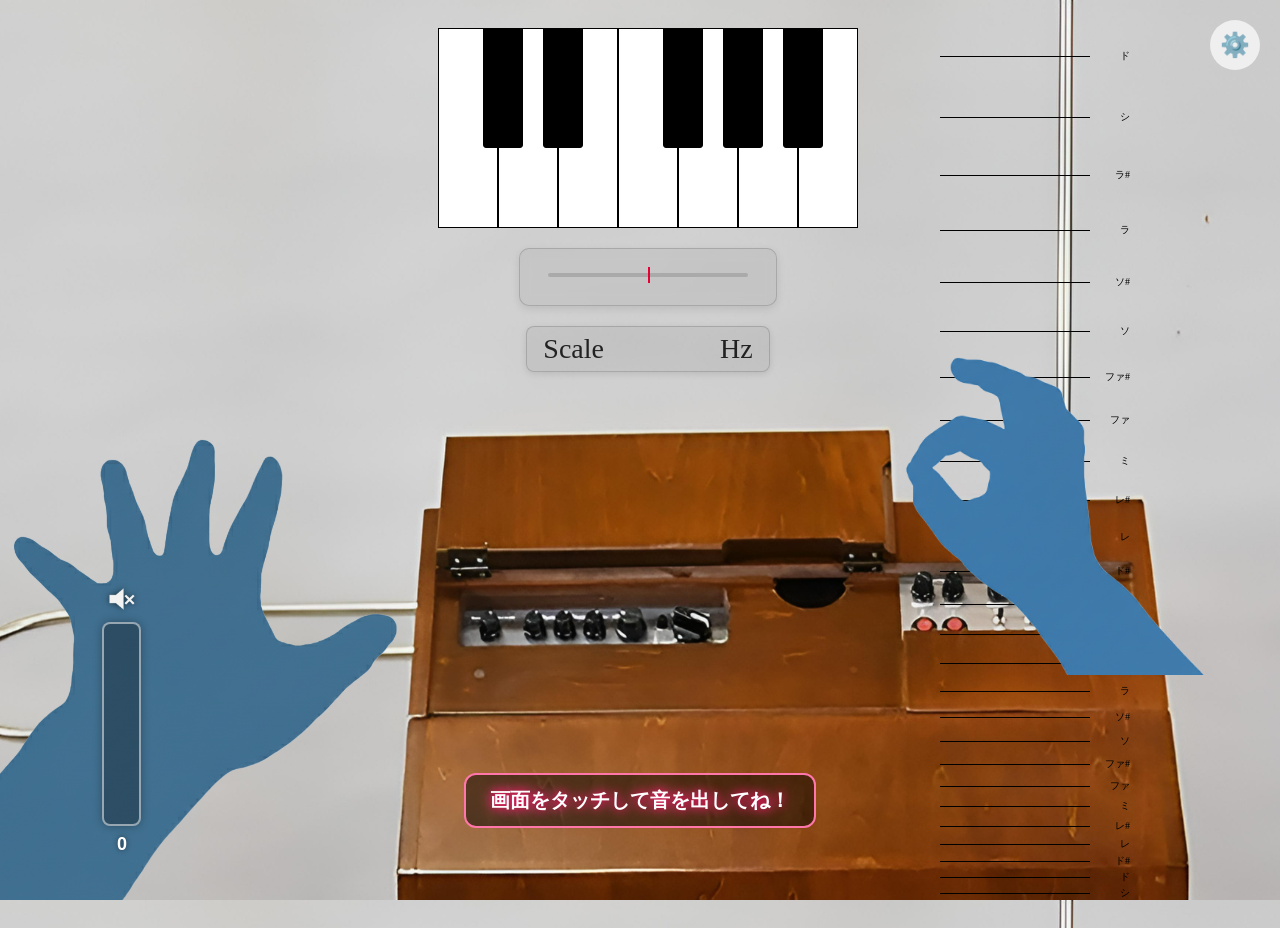
<file: index.html>
<!DOCTYPE html>
<html lang="en-us">

<head>
  <meta charset="utf-8">
  <meta name="viewport" content="width=device-width">
  <title>Theremin</title>

  <link href="app.css" rel="stylesheet" type="text/css">
</head>

<body>

  <div class="piano">
    <div class="key white" data-note="ド"></div>
    <div class="key black" data-note="ド#"></div>
    <div class="key white" data-note="レ"></div>
    <div class="key black" data-note="レ#"></div>
    <div class="key white" data-note="ミ"></div>
    <div class="key white" data-note="ファ"></div>
    <div class="key black" data-note="ファ#"></div>
    <div class="key white" data-note="ソ"></div>
    <div class="key black" data-note="ソ#"></div>
    <div class="key white" data-note="ラ"></div>
    <div class="key black" data-note="ラ#"></div>
    <div class="key white" data-note="シ"></div>
  </div>

  <div id="tuner">
    <div id="tuner-scale">
      <div id="tuner-pointer"></div>
    </div>
    <div id="tuner-text"></div>
  </div>

  <div id="volume-meter-wrapper">

    <div id="volume-icon-container">
      <img src="speaker-on.png" alt="Volume On" id="volume-icon-on" class="volume-icon">
      <img src="speaker-off.png" alt="Volume Off" id="volume-icon-off" class="volume-icon">
    </div>

    <div id="volume-meter">
      <div id="volume-level"></div>
    </div>

    <span id="volume-value">0</span>

  </div>

  <div class="app-contents">
    <span class="label">Scale</span>
    <span id="outputText"></span>
    <span id="freq-value"></span>
    <span class="unit">Hz</span>
  </div>

  <div id="press-space-message">
    画面をタッチして音を出してね！
  </div>

  <div id="scale-guide"></div>

  <!-- ========================= -->
  <!-- iPad用 縦スライダー（左手・右手） -->
  <!-- ========================= -->


  <div
  id="ipad-slider-container"
  class="ipad-slider-container"
>

  <input
    type="range"
    id="ipad-slider"
    class="ipad-slider"
    min="0"
    max="100"
    value="50"
    orient="vertical"
  >

</div>


  <div
  id="ipad-right-slider-container"
  class="ipad-slider-container"
  >

  <div id="ipad-scale-guide"></div>

  <input
    type="range"
    id="ipad-right-slider"
    class="ipad-slider"
    min="0"
    max="100"
    value="50"
    orient="vertical"
  >

  </div>

  <!-- ========================= -->

  <script src="main.js"></script>
  

  <button id="settings-btn">⚙️</button>

  <div id="settings-panel">
  <label>
    <input type="checkbox" id="toggle-scale" checked>
    音階ガイド表示
  </label>
  <br>
  </div>

</body>
</html>
</file>
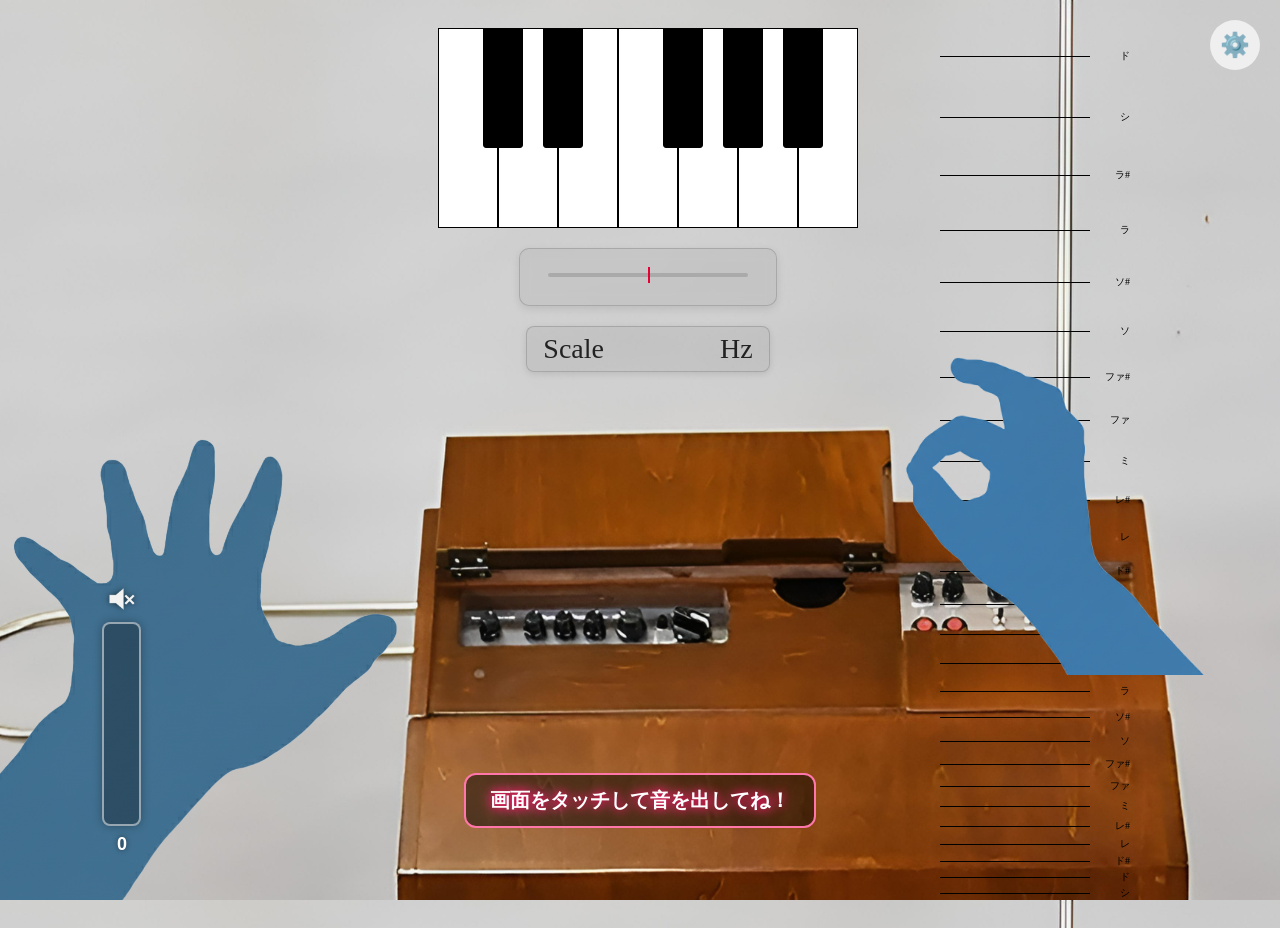
<file: 20260709_Webテルミンv6/index.html>
<!DOCTYPE html>
<html lang="en-us">

<head>
  <meta charset="utf-8">
  <meta name="viewport" content="width=device-width">
  <title>Theremin</title>

  <link href="app.css" rel="stylesheet" type="text/css">
</head>

<body>

  <div class="piano">
    <div class="key white" data-note="ド"></div>
    <div class="key black" data-note="ド#"></div>
    <div class="key white" data-note="レ"></div>
    <div class="key black" data-note="レ#"></div>
    <div class="key white" data-note="ミ"></div>
    <div class="key white" data-note="ファ"></div>
    <div class="key black" data-note="ファ#"></div>
    <div class="key white" data-note="ソ"></div>
    <div class="key black" data-note="ソ#"></div>
    <div class="key white" data-note="ラ"></div>
    <div class="key black" data-note="ラ#"></div>
    <div class="key white" data-note="シ"></div>
  </div>

  <div id="tuner">
    <div id="tuner-scale">
      <div id="tuner-pointer"></div>
    </div>
    <div id="tuner-text"></div>
  </div>

  <div id="volume-meter-wrapper">

    <div id="volume-icon-container">
      <img src="speaker-on.png" alt="Volume On" id="volume-icon-on" class="volume-icon">
      <img src="speaker-off.png" alt="Volume Off" id="volume-icon-off" class="volume-icon">
    </div>

    <div id="volume-meter">
      <div id="volume-level"></div>
    </div>

    <span id="volume-value">0</span>

  </div>

  <div class="app-contents">
    <span class="label">Scale</span>
    <span id="outputText"></span>
    <span id="freq-value"></span>
    <span class="unit">Hz</span>
  </div>

  <div id="press-space-message">
    画面をタッチして音を出してね！
  </div>

  <div id="scale-guide"></div>

  <!-- ========================= -->
  <!-- iPad用 縦スライダー（左手・右手） -->
  <!-- ========================= -->


  <div
  id="ipad-slider-container"
  class="ipad-slider-container"
>

  <input
    type="range"
    id="ipad-slider"
    class="ipad-slider"
    min="0"
    max="100"
    value="50"
    orient="vertical"
  >

</div>


  <div
  id="ipad-right-slider-container"
  class="ipad-slider-container"
  >

  <div id="ipad-scale-guide"></div>

  <input
    type="range"
    id="ipad-right-slider"
    class="ipad-slider"
    min="0"
    max="100"
    value="50"
    orient="vertical"
  >

  </div>

  <!-- ========================= -->

  <script src="main.js"></script>
  

  <button id="settings-btn">⚙️</button>

  <div id="settings-panel">
  <label>
    <input type="checkbox" id="toggle-scale" checked>
    音階ガイド表示
  </label>
  <br>
  </div>

</body>
</html>
</file>
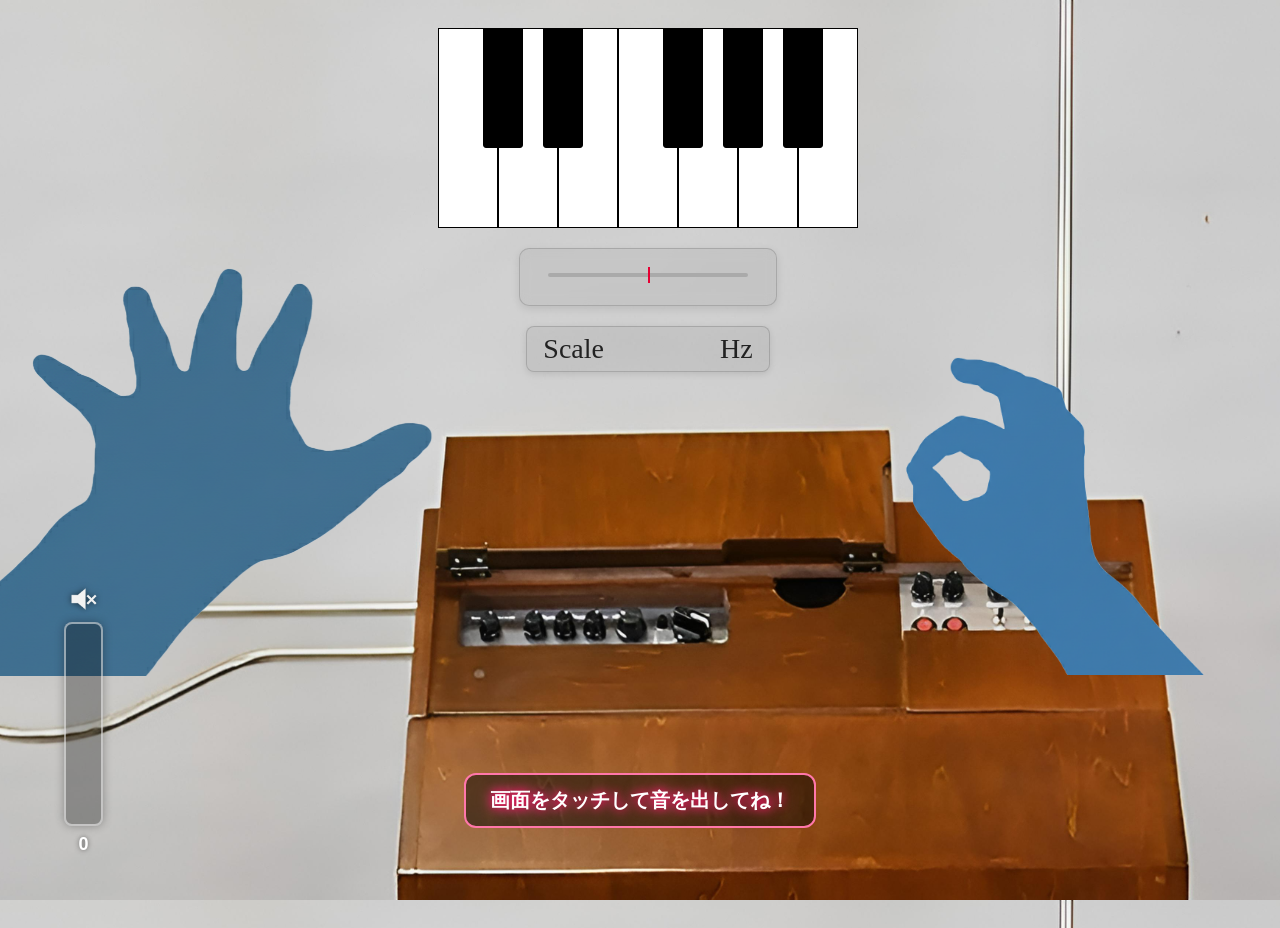
<file: 20260521_Webテルミン/indexl.html>
<!DOCTYPE html>
<html lang="en-us">

<head>
  <meta charset="utf-8">
  <meta name="viewport" content="width=device-width">
  <title>Theremin</title>

  <link href="app.css" rel="stylesheet" type="text/css">
</head>

<body>

  <div class="piano">
    <div class="key white" data-note="ド"></div>
    <div class="key black" data-note="ド#"></div>
    <div class="key white" data-note="レ"></div>
    <div class="key black" data-note="レ#"></div>
    <div class="key white" data-note="ミ"></div>
    <div class="key white" data-note="ファ"></div>
    <div class="key black" data-note="ファ#"></div>
    <div class="key white" data-note="ソ"></div>
    <div class="key black" data-note="ソ#"></div>
    <div class="key white" data-note="ラ"></div>
    <div class="key black" data-note="ラ#"></div>
    <div class="key white" data-note="シ"></div>
  </div>

  <div id="tuner">
    <div id="tuner-scale">
      <div id="tuner-pointer"></div>
    </div>
    <div id="tuner-text"></div>
  </div>

  <div id="volume-meter-wrapper">

    <div id="volume-icon-container">
      <img src="speaker-on.png" alt="Volume On" id="volume-icon-on" class="volume-icon">
      <img src="speaker-off.png" alt="Volume Off" id="volume-icon-off" class="volume-icon">
    </div>

    <div id="volume-meter">
      <div id="volume-level"></div>
    </div>

    <span id="volume-value">0</span>

  </div>

  <div class="app-contents">
    <span class="label">Scale</span>
    <span id="outputText"></span>
    <span id="freq-value"></span>
    <span class="unit">Hz</span>
  </div>

  <div id="press-space-message">
    画面をタッチして音を出してね！
  </div>

  <!-- ========================= -->
  <!-- iPad用 縦スライダー（左手・右手） -->
  <!-- ========================= -->

  <div id="ipad-slider-container" class="ipad-slider-container">

    <input
      type="range"
      id="ipad-slider"
      class="ipad-slider"
      min="0"
      max="100"
      value="50"
      orient="vertical"
    >

  </div>

  <div id="ipad-right-slider-container" class="ipad-slider-container">

    <input
      type="range"
      id="ipad-right-slider"
      class="ipad-slider"
      min="0"
      max="100"
      value="50"
      orient="vertical"
    >

  </div>

  <!-- ========================= -->

  <script type="module" src="rightHand.js"></script>
  <script type="module" src="leftHand.js"></script>
  <script type="module" src="app.js"></script>

</body>
</html>
</file>
<file: app.css>
html {
  font-size: 10px;
  height: 100%;
  overflow: hidden;
}

body {
  width: 100%;
  height: inherit;
  background-image: url("theremin.jpg"); 
  background-size: cover;
  background-position: center;
  color: white;
  display: flex;
  flex-direction: column;
  align-items: center;
  justify-content: flex-start;
  gap: 20px;              /* ← 間隔を40px→20pxに縮めた */
  padding-top: 20px;      /* ← 上の余白も少し減らした */
}

/* === Piano === */
.piano {
  display: flex;
  justify-content: center;
  gap: 0;
  user-select: none;
  position: relative;
}

.key {
  border: 1px solid #000;
  box-sizing: border-box;
  transition: all 0.15s ease;
}

.key.white {
  position: relative;
  width: 60px;
  height: 200px;
  background: #fff;
  z-index: 1;
}

.key.black {
  position: absolute;
  width: 40px;
  height: 120px;
  background: #000;
  z-index: 2;
  top: 0;
  border-radius: 0 0 3px 3px;
}

/* 黒鍵の位置 */
.key.black[data-note="ド#"] { left: 45px; }
.key.black[data-note="レ#"] { left: 105px; }
.key.black[data-note="ファ#"] { left: 225px; }
.key.black[data-note="ソ#"] { left: 285px; }
.key.black[data-note="ラ#"] { left: 345px; }

/* ハイライト */
.key.active.white {
  background: gold;
  box-shadow: 0 0 20px gold;
}
.key.active.black {
  background: #ffcc00;
  box-shadow: 0 0 20px gold;
}

/* === Tuner === */
#tuner {
  position: relative;
  width: 240px;
  height: 40px;
  background: rgba(0, 0, 0, 0.05); /* 白背景に合う薄いグレー */
  backdrop-filter: blur(6px);
  border-radius: 10px;
  padding: 8px;
  box-shadow: 0 3px 8px rgba(0, 0, 0, 0.1); /* 明るい影 */
  display: flex;
  flex-direction: column;
  align-items: center;
  justify-content: center;
  border: 1px solid rgba(0,0,0,0.15);
}

#tuner-scale {
  position: relative;
  width: 200px;
  height: 4px;
  background: #aaa; /* グレーのスケールライン */
  border-radius: 2px;
}

#tuner-pointer {
  position: absolute;
  top: -6px;
  width: 2px;
  height: 16px;
  background: #e60033; /* 少し深い赤に変更 */
  left: 50%;
  transition: left 0.1s ease-out;
}

#tuner-text {
  text-align: center;
  font-size: 13px;
  margin-top: 4px;
  color: #222; /* 白背景でも見やすい黒 */
  font-family: sans-serif;
}

/* === 下部表示 === */
.app-contents {
  display: flex;
  align-items: baseline;
  gap: 20px;
  font-size: 28px;
  padding: 6px 16px;
  border-radius: 8px;
  background: rgba(0, 0, 0, 0.05); /* 半透明グレー */
  color: #222; /* 黒に変更 */
  border: 1px solid rgba(0, 0, 0, 0.15);
  box-shadow: 0 2px 6px rgba(0, 0, 0, 0.1);
}

#outputText {
  font-weight: bold;
  font-size: 34px;
  display: inline-block;
  width: 3em;
  text-align: center;
  color: #111; /* より濃い黒 */
}

#freq-value {
  font-weight: bold;
  color: #444; /* 少しグレーでバランス */
}

/* === 追加箇所_メーターの位置やデザインの定義 === */
/* === Volume Meter === */
#volume-meter-wrapper {
  position: absolute; /* 画面に対して絶対位置で指定 画面の左下にメーターを固定*/
  bottom: 5%;         /* 画面下から5%の位置 */
  left: 8%;           /* 画面左から5%の位置 */
  display: flex;      /* 子要素をフレックスボックスで配置 */
  flex-direction: column; /* 縦方向に並べる */
  align-items: center;    /* 中央揃え */
  gap: 8px;           /* 各要素の間隔 */
  z-index: 10;        /* 手の画像より手前に表示 */
}

/*2つのアイコンを重ねるためのコンテナ*/
#volume-icon-container {
  width: 30px;  /* アイコンのサイズ (幅) */
  height: 30px; /* アイコンのサイズ (高さ) */
  position: relative; /* 子要素のabsolute配置の基準 */
}

/* アイコン共通スタイル */
.volume-icon {
  position: absolute;
  top: 0;
  left: 0;
  width: 100%;
  height: 100%;
  /* 画像が背景に溶け込まないように少し影をつける */
  filter: drop-shadow(0 0 3px rgba(0, 0, 0, 0.6));
}

/* ONアイコンは最初は隠しておく */
#volume-icon-on {
  display: none;
}

/* OFFアイコンは最初から表示 */
#volume-icon-off {
  display: block;
}

/* メーター本体 */
#volume-meter {
  width: 35px;        /* メーターの幅 (大きくしました) */
  height: 200px;      /* メーターの高さ (大きくしました) */
  background-color: rgba(0, 0, 0, 0.3);  /* 背景色（半透明の黒） */
  border: 2px solid rgba(255, 255, 255, 0.5);  /* 枠線（半透明の白） */
  border-radius: 8px; /* 角を少し丸く */
  overflow: hidden;   /* はみ出した要素を隠す */
  box-shadow: 0 0 10px rgba(0,0,0,0.3); /* 少し立体感を出す */
}

#volume-level {
  width: 100%;
  height: 100%;
  /* メーターの色をグラデーションに */
  background: linear-gradient(to top, #ff416c, #ffde00);
  /* 変形の基点を下端に設定 */
  transform-origin: bottom;
  /*↑によりJavaScriptで高さを変更（transform: scaleY()）した際に、*/
  /*メーターが下から上に向かって伸び縮みするようになります。*/

  /* 高さが変わる時のアニメーション */
  transition: transform 0.1s ease-out;
  transform: scaleY(0); /* JSで制御する前の初期状態 */
}

#volume-value {
  font-size: 18px; /* 数値のフォントサイズ */
  font-weight: bold;
  color: white;
  font-family: sans-serif;
  text-shadow: 0 0 5px rgba(0,0,0,0.5); /* 読みやすく影をつける */
}

#press-space-message {
  position: fixed;
  bottom: 8%;
  left: 50%;
  transform: translateX(-50%);
  font-size: 2rem;
  font-weight: bold;
  color: #fff;
  text-shadow: 0 0 8px #ff0055, 0 0 15px #ff55aa;
  background: rgba(0, 0, 0, 0.5);
  padding: 12px 24px;
  border-radius: 12px;
  border: 2px solid #ff77aa;
  animation: pulse 2s infinite;
  display: none; /* 初期は非表示 */
  z-index: 1000;
}

/* =========================
   iPad用 縦スライダー（左手・右手）
========================= */

.ipad-slider-container {
  position: fixed;
  top: 50%;
  transform: translateY(-50%);
  z-index: 9999;
  display: none;
}

#ipad-slider-container {
  left: 20px;
}

#ipad-right-slider-container {
  position: fixed;
  right: 20px;
  top: 50%;
  transform: translateY(-50%);

  height: 500px; /* ←追加 */
}

/* iPad / タッチ端末だけ表示 */
@media (pointer: coarse) {

  .ipad-slider-container {
    display: block;
  }
}

.ipad-slider {
  writing-mode: vertical-lr;
  direction: rtl;
  width: 70px;      /* 40→70 */
  height: 500px;
}

.ipad-slider::-webkit-slider-thumb {
  -webkit-appearance: none;

  width: 25px;
  height: 35px;

  border-radius: 50%;
  background: #ffffff;
  border: 2px solid #333;

  cursor: pointer;
}

@media (pointer: coarse) {

  .key.white {
    width: 45px;
    height: 150px;
  }

  .key.black {
    width: 30px;
    height: 90px;
  }

  .key.black[data-note="ド#"] { left: 30px; }
  .key.black[data-note="レ#"] { left: 75px; }
  .key.black[data-note="ファ#"] { left: 165px; }
  .key.black[data-note="ソ#"] { left: 210px; }
  .key.black[data-note="ラ#"] { left: 255px; }

  #tuner {
    width: 180px;
    height: 30px;
  }

  #tuner-scale {
    width: 150px;
  }

  #tuner-text {
    font-size: 11px;
  }

  body{
    padding-top: 0px;  
    gap:15px;
  }
}

#scale-guide {
  position: fixed;
  right: 150px;
  top: 0;
  height: 100vh;
  width: 80px;
}

.scale-mark {
  position: absolute;
  transform: translateY(-50%);
  right: 0;
  color:black;
}

.scale-mark::before {
  content: "";
  position: absolute;
  right: 40px;
  top: 50%;
  width: 150px;
  border-top: 1px solid black;
}

#ipad-scale-guide {
  position: absolute;

  right: -20px;
  top: 0;

  width: 120px;   /* 80→120 */

  height: 500px;

  pointer-events: none;
}

@media (pointer: coarse) {
  #ipad-scale-guide {
    display: block;
  }
}

.ipad-pitch-line {
  position: absolute;

  width: 120px;

  color: black;
  font-size: 18px;

  transform: translateY(-50%);
}

.ipad-pitch-line::after {
  content: "";

  position: absolute;

  left: 35px;
  top: 50%;

  width: 70px;

  border-top: 2px solid black;
}

@media (pointer: coarse) {
  #scale-guide {
    display: none;
  }
}

/* 設定ボタン */
#settings-btn {
  position: fixed;
  top: 20px;
  right: 20px;

  width: 50px;
  height: 50px;

  border: none;
  border-radius: 50%;

  font-size: 24px;
  cursor: pointer;

  z-index: 10000;
}

/* 設定パネル */
#settings-panel {
  position: fixed;

  top: 80px;
  right: 20px;

  padding: 12px;

  background: rgba(0,0,0,0.8);

  border-radius: 10px;

  color: white;

  display: none;

  z-index: 10000;
}
</file>
<file: 20260709_Webテルミンv6/app.css>
html {
  font-size: 10px;
  height: 100%;
  overflow: hidden;
}

body {
  width: 100%;
  height: inherit;
  background-image: url("theremin.jpg"); 
  background-size: cover;
  background-position: center;
  color: white;
  display: flex;
  flex-direction: column;
  align-items: center;
  justify-content: flex-start;
  gap: 20px;              /* ← 間隔を40px→20pxに縮めた */
  padding-top: 20px;      /* ← 上の余白も少し減らした */
}

/* === Piano === */
.piano {
  display: flex;
  justify-content: center;
  gap: 0;
  user-select: none;
  position: relative;
}

.key {
  border: 1px solid #000;
  box-sizing: border-box;
  transition: all 0.15s ease;
}

.key.white {
  position: relative;
  width: 60px;
  height: 200px;
  background: #fff;
  z-index: 1;
}

.key.black {
  position: absolute;
  width: 40px;
  height: 120px;
  background: #000;
  z-index: 2;
  top: 0;
  border-radius: 0 0 3px 3px;
}

/* 黒鍵の位置 */
.key.black[data-note="ド#"] { left: 45px; }
.key.black[data-note="レ#"] { left: 105px; }
.key.black[data-note="ファ#"] { left: 225px; }
.key.black[data-note="ソ#"] { left: 285px; }
.key.black[data-note="ラ#"] { left: 345px; }

/* ハイライト */
.key.active.white {
  background: gold;
  box-shadow: 0 0 20px gold;
}
.key.active.black {
  background: #ffcc00;
  box-shadow: 0 0 20px gold;
}

/* === Tuner === */
#tuner {
  position: relative;
  width: 240px;
  height: 40px;
  background: rgba(0, 0, 0, 0.05); /* 白背景に合う薄いグレー */
  backdrop-filter: blur(6px);
  border-radius: 10px;
  padding: 8px;
  box-shadow: 0 3px 8px rgba(0, 0, 0, 0.1); /* 明るい影 */
  display: flex;
  flex-direction: column;
  align-items: center;
  justify-content: center;
  border: 1px solid rgba(0,0,0,0.15);
}

#tuner-scale {
  position: relative;
  width: 200px;
  height: 4px;
  background: #aaa; /* グレーのスケールライン */
  border-radius: 2px;
}

#tuner-pointer {
  position: absolute;
  top: -6px;
  width: 2px;
  height: 16px;
  background: #e60033; /* 少し深い赤に変更 */
  left: 50%;
  transition: left 0.1s ease-out;
}

#tuner-text {
  text-align: center;
  font-size: 13px;
  margin-top: 4px;
  color: #222; /* 白背景でも見やすい黒 */
  font-family: sans-serif;
}

/* === 下部表示 === */
.app-contents {
  display: flex;
  align-items: baseline;
  gap: 20px;
  font-size: 28px;
  padding: 6px 16px;
  border-radius: 8px;
  background: rgba(0, 0, 0, 0.05); /* 半透明グレー */
  color: #222; /* 黒に変更 */
  border: 1px solid rgba(0, 0, 0, 0.15);
  box-shadow: 0 2px 6px rgba(0, 0, 0, 0.1);
}

#outputText {
  font-weight: bold;
  font-size: 34px;
  display: inline-block;
  width: 3em;
  text-align: center;
  color: #111; /* より濃い黒 */
}

#freq-value {
  font-weight: bold;
  color: #444; /* 少しグレーでバランス */
}

/* === 追加箇所_メーターの位置やデザインの定義 === */
/* === Volume Meter === */
#volume-meter-wrapper {
  position: absolute; /* 画面に対して絶対位置で指定 画面の左下にメーターを固定*/
  bottom: 5%;         /* 画面下から5%の位置 */
  left: 8%;           /* 画面左から5%の位置 */
  display: flex;      /* 子要素をフレックスボックスで配置 */
  flex-direction: column; /* 縦方向に並べる */
  align-items: center;    /* 中央揃え */
  gap: 8px;           /* 各要素の間隔 */
  z-index: 10;        /* 手の画像より手前に表示 */
}

/*2つのアイコンを重ねるためのコンテナ*/
#volume-icon-container {
  width: 30px;  /* アイコンのサイズ (幅) */
  height: 30px; /* アイコンのサイズ (高さ) */
  position: relative; /* 子要素のabsolute配置の基準 */
}

/* アイコン共通スタイル */
.volume-icon {
  position: absolute;
  top: 0;
  left: 0;
  width: 100%;
  height: 100%;
  /* 画像が背景に溶け込まないように少し影をつける */
  filter: drop-shadow(0 0 3px rgba(0, 0, 0, 0.6));
}

/* ONアイコンは最初は隠しておく */
#volume-icon-on {
  display: none;
}

/* OFFアイコンは最初から表示 */
#volume-icon-off {
  display: block;
}

/* メーター本体 */
#volume-meter {
  width: 35px;        /* メーターの幅 (大きくしました) */
  height: 200px;      /* メーターの高さ (大きくしました) */
  background-color: rgba(0, 0, 0, 0.3);  /* 背景色（半透明の黒） */
  border: 2px solid rgba(255, 255, 255, 0.5);  /* 枠線（半透明の白） */
  border-radius: 8px; /* 角を少し丸く */
  overflow: hidden;   /* はみ出した要素を隠す */
  box-shadow: 0 0 10px rgba(0,0,0,0.3); /* 少し立体感を出す */
}

#volume-level {
  width: 100%;
  height: 100%;
  /* メーターの色をグラデーションに */
  background: linear-gradient(to top, #ff416c, #ffde00);
  /* 変形の基点を下端に設定 */
  transform-origin: bottom;
  /*↑によりJavaScriptで高さを変更（transform: scaleY()）した際に、*/
  /*メーターが下から上に向かって伸び縮みするようになります。*/

  /* 高さが変わる時のアニメーション */
  transition: transform 0.1s ease-out;
  transform: scaleY(0); /* JSで制御する前の初期状態 */
}

#volume-value {
  font-size: 18px; /* 数値のフォントサイズ */
  font-weight: bold;
  color: white;
  font-family: sans-serif;
  text-shadow: 0 0 5px rgba(0,0,0,0.5); /* 読みやすく影をつける */
}

#press-space-message {
  position: fixed;
  bottom: 8%;
  left: 50%;
  transform: translateX(-50%);
  font-size: 2rem;
  font-weight: bold;
  color: #fff;
  text-shadow: 0 0 8px #ff0055, 0 0 15px #ff55aa;
  background: rgba(0, 0, 0, 0.5);
  padding: 12px 24px;
  border-radius: 12px;
  border: 2px solid #ff77aa;
  animation: pulse 2s infinite;
  display: none; /* 初期は非表示 */
  z-index: 1000;
}

/* =========================
   iPad用 縦スライダー（左手・右手）
========================= */

.ipad-slider-container {
  position: fixed;
  top: 50%;
  transform: translateY(-50%);
  z-index: 9999;
  display: none;
}

#ipad-slider-container {
  left: 20px;
}

#ipad-right-slider-container {
  position: fixed;
  right: 20px;
  top: 50%;
  transform: translateY(-50%);

  height: 500px; /* ←追加 */
}

/* iPad / タッチ端末だけ表示 */
@media (pointer: coarse) {

  .ipad-slider-container {
    display: block;
  }
}

.ipad-slider {
  writing-mode: vertical-lr;
  direction: rtl;
  width: 70px;      /* 40→70 */
  height: 500px;
}

.ipad-slider::-webkit-slider-thumb {
  -webkit-appearance: none;

  width: 25px;
  height: 35px;

  border-radius: 50%;
  background: #ffffff;
  border: 2px solid #333;

  cursor: pointer;
}

@media (pointer: coarse) {

  .key.white {
    width: 45px;
    height: 150px;
  }

  .key.black {
    width: 30px;
    height: 90px;
  }

  .key.black[data-note="ド#"] { left: 30px; }
  .key.black[data-note="レ#"] { left: 75px; }
  .key.black[data-note="ファ#"] { left: 165px; }
  .key.black[data-note="ソ#"] { left: 210px; }
  .key.black[data-note="ラ#"] { left: 255px; }

  #tuner {
    width: 180px;
    height: 30px;
  }

  #tuner-scale {
    width: 150px;
  }

  #tuner-text {
    font-size: 11px;
  }

  body{
    padding-top: 0px;  
    gap:15px;
  }
}

#scale-guide {
  position: fixed;
  right: 150px;
  top: 0;
  height: 100vh;
  width: 80px;
}

.scale-mark {
  position: absolute;
  transform: translateY(-50%);
  right: 0;
  color:black;
}

.scale-mark::before {
  content: "";
  position: absolute;
  right: 40px;
  top: 50%;
  width: 150px;
  border-top: 1px solid black;
}

#ipad-scale-guide {
  position: absolute;

  right: -20px;
  top: 0;

  width: 120px;   /* 80→120 */

  height: 500px;

  pointer-events: none;
}

@media (pointer: coarse) {
  #ipad-scale-guide {
    display: block;
  }
}

.ipad-pitch-line {
  position: absolute;

  width: 120px;

  color: black;
  font-size: 18px;

  transform: translateY(-50%);
}

.ipad-pitch-line::after {
  content: "";

  position: absolute;

  left: 35px;
  top: 50%;

  width: 70px;

  border-top: 2px solid black;
}

@media (pointer: coarse) {
  #scale-guide {
    display: none;
  }
}

/* 設定ボタン */
#settings-btn {
  position: fixed;
  top: 20px;
  right: 20px;

  width: 50px;
  height: 50px;

  border: none;
  border-radius: 50%;

  font-size: 24px;
  cursor: pointer;

  z-index: 10000;
}

/* 設定パネル */
#settings-panel {
  position: fixed;

  top: 80px;
  right: 20px;

  padding: 12px;

  background: rgba(0,0,0,0.8);

  border-radius: 10px;

  color: white;

  display: none;

  z-index: 10000;
}
</file>
<file: 20260521_Webテルミン/app.css>
html {
  font-size: 10px;
  height: 100%;
  overflow: hidden;
}

body {
  width: 100%;
  height: inherit;
  background-image: url("theremin.jpg"); 
  background-size: cover;
  background-position: center;
  color: white;
  display: flex;
  flex-direction: column;
  align-items: center;
  justify-content: flex-start;
  gap: 20px;              /* ← 間隔を40px→20pxに縮めた */
  padding-top: 20px;      /* ← 上の余白も少し減らした */
}

/* === Piano === */
.piano {
  display: flex;
  justify-content: center;
  gap: 0;
  user-select: none;
  position: relative;
}

.key {
  border: 1px solid #000;
  box-sizing: border-box;
  transition: all 0.15s ease;
}

.key.white {
  position: relative;
  width: 60px;
  height: 200px;
  background: #fff;
  z-index: 1;
}

.key.black {
  position: absolute;
  width: 40px;
  height: 120px;
  background: #000;
  z-index: 2;
  top: 0;
  border-radius: 0 0 3px 3px;
}

/* 黒鍵の位置 */
.key.black[data-note="ド#"] { left: 45px; }
.key.black[data-note="レ#"] { left: 105px; }
.key.black[data-note="ファ#"] { left: 225px; }
.key.black[data-note="ソ#"] { left: 285px; }
.key.black[data-note="ラ#"] { left: 345px; }

/* ハイライト */
.key.active.white {
  background: gold;
  box-shadow: 0 0 20px gold;
}
.key.active.black {
  background: #ffcc00;
  box-shadow: 0 0 20px gold;
}

/* === Tuner === */
#tuner {
  position: relative;
  width: 240px;
  height: 40px;
  background: rgba(0, 0, 0, 0.05); /* 白背景に合う薄いグレー */
  backdrop-filter: blur(6px);
  border-radius: 10px;
  padding: 8px;
  box-shadow: 0 3px 8px rgba(0, 0, 0, 0.1); /* 明るい影 */
  display: flex;
  flex-direction: column;
  align-items: center;
  justify-content: center;
  border: 1px solid rgba(0,0,0,0.15);
}

#tuner-scale {
  position: relative;
  width: 200px;
  height: 4px;
  background: #aaa; /* グレーのスケールライン */
  border-radius: 2px;
}

#tuner-pointer {
  position: absolute;
  top: -6px;
  width: 2px;
  height: 16px;
  background: #e60033; /* 少し深い赤に変更 */
  left: 50%;
  transition: left 0.1s ease-out;
}

#tuner-text {
  text-align: center;
  font-size: 13px;
  margin-top: 4px;
  color: #222; /* 白背景でも見やすい黒 */
  font-family: sans-serif;
}

/* === 下部表示 === */
.app-contents {
  display: flex;
  align-items: baseline;
  gap: 20px;
  font-size: 28px;
  padding: 6px 16px;
  border-radius: 8px;
  background: rgba(0, 0, 0, 0.05); /* 半透明グレー */
  color: #222; /* 黒に変更 */
  border: 1px solid rgba(0, 0, 0, 0.15);
  box-shadow: 0 2px 6px rgba(0, 0, 0, 0.1);
}

#outputText {
  font-weight: bold;
  font-size: 34px;
  display: inline-block;
  width: 3em;
  text-align: center;
  color: #111; /* より濃い黒 */
}

#freq-value {
  font-weight: bold;
  color: #444; /* 少しグレーでバランス */
}

/* === 追加箇所_メーターの位置やデザインの定義 === */
/* === Volume Meter === */
#volume-meter-wrapper {
  position: absolute; /* 画面に対して絶対位置で指定 画面の左下にメーターを固定*/
  bottom: 5%;         /* 画面下から5%の位置 */
  left: 5%;           /* 画面左から5%の位置 */
  display: flex;      /* 子要素をフレックスボックスで配置 */
  flex-direction: column; /* 縦方向に並べる */
  align-items: center;    /* 中央揃え */
  gap: 8px;           /* 各要素の間隔 */
  z-index: 10;        /* 手の画像より手前に表示 */
}

/*2つのアイコンを重ねるためのコンテナ*/
#volume-icon-container {
  width: 30px;  /* アイコンのサイズ (幅) */
  height: 30px; /* アイコンのサイズ (高さ) */
  position: relative; /* 子要素のabsolute配置の基準 */
}

/* アイコン共通スタイル */
.volume-icon {
  position: absolute;
  top: 0;
  left: 0;
  width: 100%;
  height: 100%;
  /* 画像が背景に溶け込まないように少し影をつける */
  filter: drop-shadow(0 0 3px rgba(0, 0, 0, 0.6));
}

/* ONアイコンは最初は隠しておく */
#volume-icon-on {
  display: none;
}

/* OFFアイコンは最初から表示 */
#volume-icon-off {
  display: block;
}

/* メーター本体 */
#volume-meter {
  width: 35px;        /* メーターの幅 (大きくしました) */
  height: 200px;      /* メーターの高さ (大きくしました) */
  background-color: rgba(0, 0, 0, 0.3);  /* 背景色（半透明の黒） */
  border: 2px solid rgba(255, 255, 255, 0.5);  /* 枠線（半透明の白） */
  border-radius: 8px; /* 角を少し丸く */
  overflow: hidden;   /* はみ出した要素を隠す */
  box-shadow: 0 0 10px rgba(0,0,0,0.3); /* 少し立体感を出す */
}

#volume-level {
  width: 100%;
  height: 100%;
  /* メーターの色をグラデーションに */
  background: linear-gradient(to top, #ff416c, #ffde00);
  /* 変形の基点を下端に設定 */
  transform-origin: bottom;
  /*↑によりJavaScriptで高さを変更（transform: scaleY()）した際に、*/
  /*メーターが下から上に向かって伸び縮みするようになります。*/

  /* 高さが変わる時のアニメーション */
  transition: transform 0.1s ease-out;
  transform: scaleY(0); /* JSで制御する前の初期状態 */
}

#volume-value {
  font-size: 18px; /* 数値のフォントサイズ */
  font-weight: bold;
  color: white;
  font-family: sans-serif;
  text-shadow: 0 0 5px rgba(0,0,0,0.5); /* 読みやすく影をつける */
}

#press-space-message {
  position: fixed;
  bottom: 8%;
  left: 50%;
  transform: translateX(-50%);
  font-size: 2rem;
  font-weight: bold;
  color: #fff;
  text-shadow: 0 0 8px #ff0055, 0 0 15px #ff55aa;
  background: rgba(0, 0, 0, 0.5);
  padding: 12px 24px;
  border-radius: 12px;
  border: 2px solid #ff77aa;
  animation: pulse 2s infinite;
  display: none; /* 初期は非表示 */
  z-index: 1000;
}

/* =========================
   iPad用 縦スライダー（左手・右手）
========================= */

.ipad-slider-container {
  position: fixed;
  top: 50%;
  transform: translateY(-50%);
  z-index: 9999;
  display: none;
}

#ipad-slider-container {
  left: 20px;
}

#ipad-right-slider-container {
  right: 20px;
}

/* iPad / タッチ端末だけ表示 */
@media (pointer: coarse) {

  .ipad-slider-container {
    display: block;
  }
}

.ipad-slider {

  appearance: slider-vertical;
  -webkit-appearance: slider-vertical;

  width: 40px;
  height: 300px;

  writing-mode: bt-lr;
}
</file>
